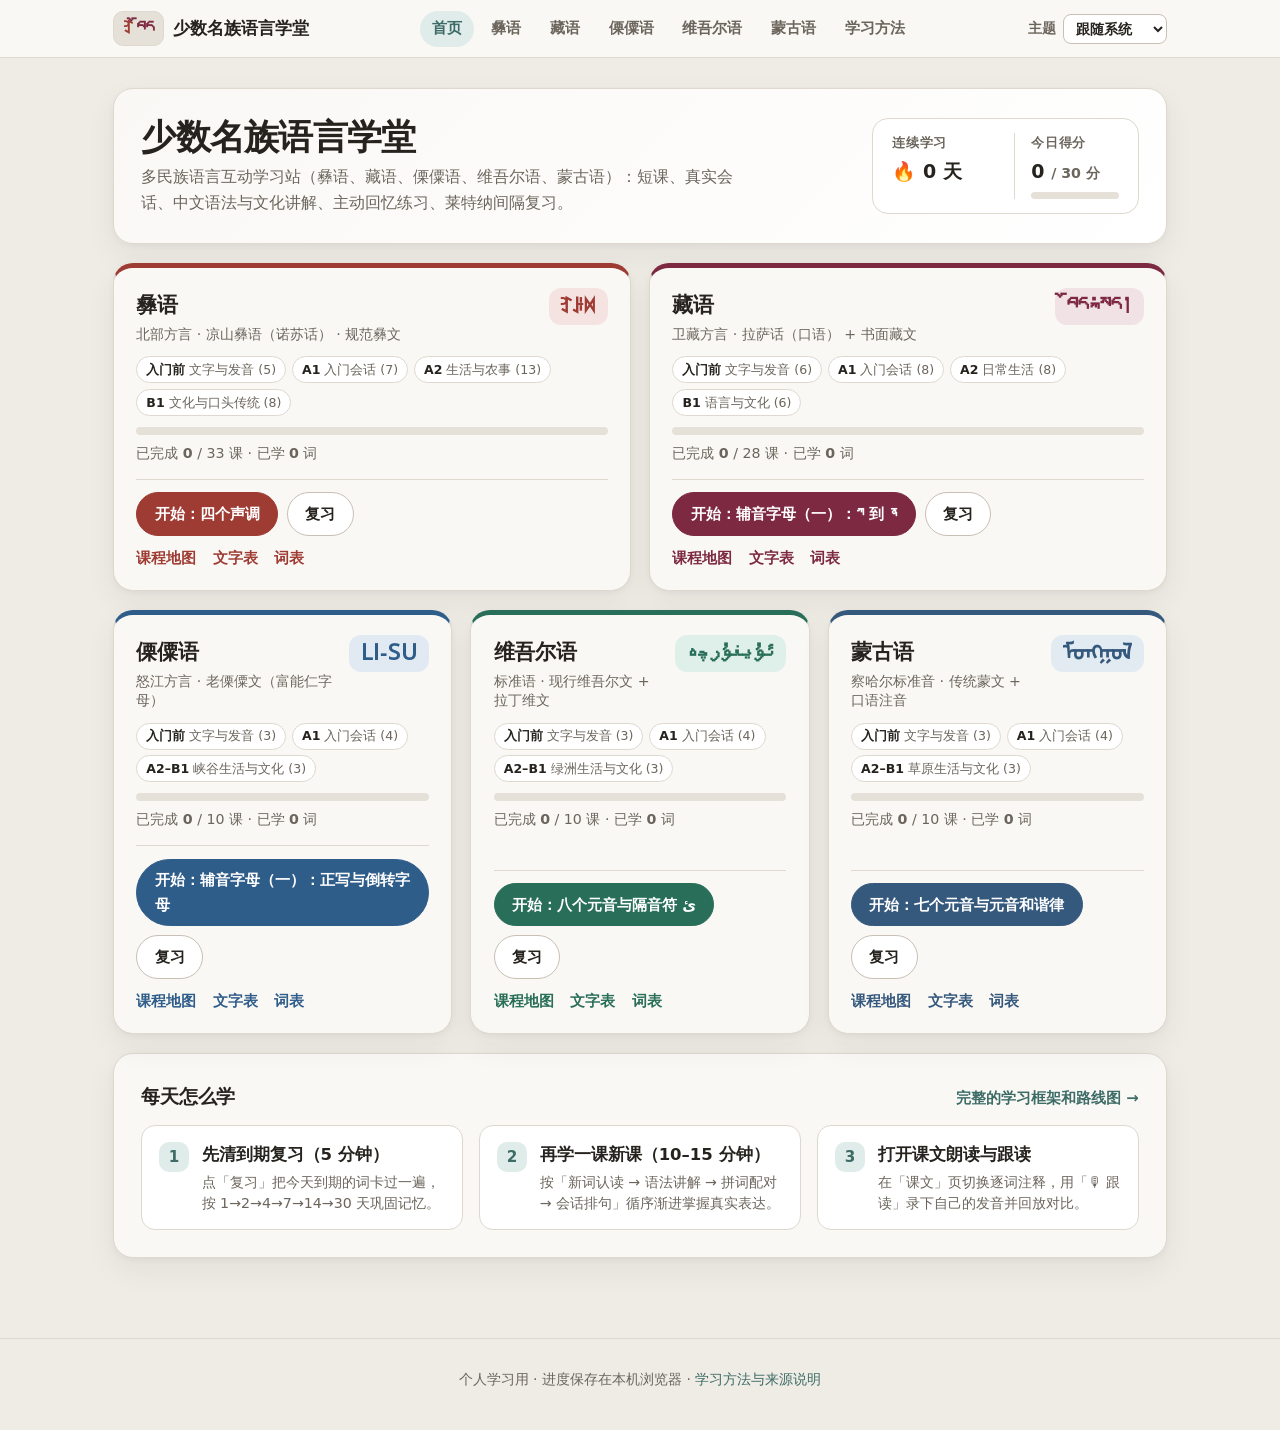
<file: index.html>
<!DOCTYPE html>
<html lang="zh-CN" data-theme="auto">
<head>
<meta charset="utf-8">
<meta name="viewport" content="width=device-width, initial-scale=1">
<meta name="robots" content="noindex, nofollow">
<title>少数名族语言学堂</title>
<link rel="icon" href="data:image/svg+xml,%3Csvg xmlns='http://www.w3.org/2000/svg' viewBox='0 0 64 64'%3E%3Crect width='64' height='64' rx='14' fill='%23b5362b'/%3E%3Cpath d='M32 64V0h18a14 14 0 0 1 14 14v36a14 14 0 0 1-14 14z' fill='%238a1c3c'/%3E%3Ccircle cx='32' cy='32' r='12' fill='%23e0a526'/%3E%3C/svg%3E">
<link rel="stylesheet" href="assets/css/style.css">
</head>
<body>
<div id="app"><noscript>这个网站需要启用 JavaScript。</noscript></div>

<!-- 顺序很重要：core 先定义 LX.addCourse 等函数，数据文件再注册课程，最后是练习和页面 -->
<script src="js/core.js"></script>
<script src="js/yi-syllables.js"></script>
<script src="data/yi/course.js"></script>
<script src="data/yi/phonology.js"></script>
<script src="data/yi/stage0.js"></script>
<script src="data/yi/stage1.js"></script>
<script src="data/yi/stage2.js"></script>
<script src="data/yi/stage3.js"></script>
<script src="data/bo/course.js"></script>
<script src="data/bo/alphabet.js"></script>
<script src="data/bo/slr158.js"></script>
<script src="data/bo/stage0.js"></script>
<script src="data/bo/stage1.js"></script>
<script src="data/bo/stage2.js"></script>
<script src="data/bo/stage3.js"></script>
<script src="data/lisu/course.js"></script>
<script src="data/lisu/alphabet.js"></script>
<script src="data/lisu/stage0.js"></script>
<script src="data/lisu/stage1.js"></script>
<script src="data/lisu/stage2.js"></script>
<script src="data/ug/course.js"></script>
<script src="data/ug/alphabet.js"></script>
<script src="data/ug/stage0.js"></script>
<script src="data/ug/stage1.js"></script>
<script src="data/ug/stage2.js"></script>
<script src="data/mn/course.js"></script>
<script src="data/mn/alphabet.js"></script>
<script src="data/mn/stage0.js"></script>
<script src="data/mn/stage1.js"></script>
<script src="data/mn/stage2.js"></script>
<script src="js/exercises.js"></script>
<script src="js/app.js"></script>
</body>
</html>
</file>
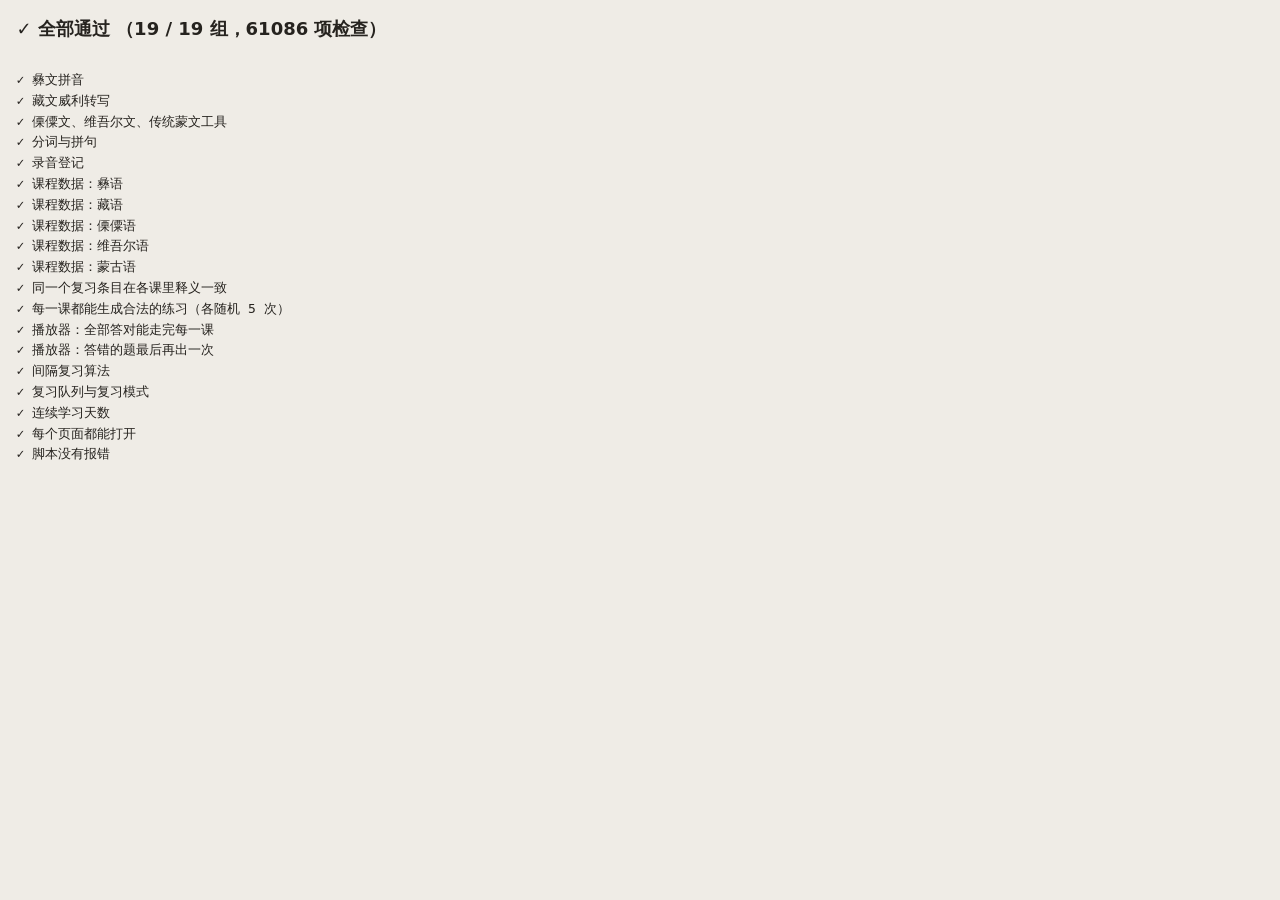
<file: tests.html>
<!DOCTYPE html>
<html lang="zh-CN" data-theme="auto">
<head>
<meta charset="utf-8">
<meta name="viewport" content="width=device-width, initial-scale=1">
<meta name="robots" content="noindex, nofollow">
<title>测试运行中…</title>
<link rel="stylesheet" href="assets/css/style.css">
<style>
  #out { white-space: pre-wrap; font-family: ui-monospace, Menlo, Consolas, monospace; font-size: 13px; padding: 1rem; }
  #summary { font: 600 18px system-ui, sans-serif; padding: 1rem 1rem 0; }
</style>
</head>
<body>
<!-- 数据校验与冒烟测试：用浏览器打开本页即可。不会读写你的真实学习进度。 -->
<div id="summary">测试运行中…</div>
<pre id="out"></pre>
<div id="app" hidden></div>
<div id="sandbox" hidden></div>
<script>
  window.__errors = [];
  window.addEventListener('error', function (e) { window.__errors.push(e.message + ' @ ' + (e.filename || '') + ':' + (e.lineno || '')); });
</script>
<script src="js/core.js"></script>
<script src="js/yi-syllables.js"></script>
<script src="data/yi/course.js"></script>
<script src="data/yi/phonology.js"></script>
<script src="data/yi/stage0.js"></script>
<script src="data/yi/stage1.js"></script>
<script src="data/yi/stage2.js"></script>
<script src="data/yi/stage3.js"></script>
<script src="data/bo/course.js"></script>
<script src="data/bo/alphabet.js"></script>
<script src="data/bo/slr158.js"></script>
<script src="data/bo/stage0.js"></script>
<script src="data/bo/stage1.js"></script>
<script src="data/bo/stage2.js"></script>
<script src="data/bo/stage3.js"></script>
<script src="data/lisu/course.js"></script>
<script src="data/lisu/alphabet.js"></script>
<script src="data/lisu/stage0.js"></script>
<script src="data/lisu/stage1.js"></script>
<script src="data/lisu/stage2.js"></script>
<script src="data/ug/course.js"></script>
<script src="data/ug/alphabet.js"></script>
<script src="data/ug/stage0.js"></script>
<script src="data/ug/stage1.js"></script>
<script src="data/ug/stage2.js"></script>
<script src="data/mn/course.js"></script>
<script src="data/mn/alphabet.js"></script>
<script src="data/mn/stage0.js"></script>
<script src="data/mn/stage1.js"></script>
<script src="data/mn/stage2.js"></script>
<script src="js/exercises.js"></script>
<script src="js/app.js"></script>
<script>
(function () {
  'use strict';
  var U = LX.util;
  var lines = [], fails = 0, checks = 0;
  function ok(cond, msg) { checks++; if (!cond) { fails++; lines.push('    ✗ ' + msg); } }
  function eq(a, b, msg) { ok(a === b, (msg ? msg + '：' : '') + '期望 ' + JSON.stringify(b) + '，实际 ' + JSON.stringify(a)); }
  function section(name, fn) {
    var before = fails, at = lines.length;
    try { fn(); } catch (e) { fails++; lines.push('    ✗ 异常：' + (e && e.stack || e)); }
    lines.splice(at, 0, (fails === before ? '✓ ' : '✗ ') + name);
  }

  /* 测试用的临时进度：不写 localStorage */
  LX.store.save = function () {};
  function fresh() {
    LX.store.data = { v: 1, lessons: {}, srs: {}, days: {}, settings: { roman: true, boRoman: 'p', goal: 30, theme: 'auto', big: false } };
  }
  fresh();

  var YI_PUNCT = ' ，。？！、；：（）';
  function tagBalance(h, where) {
    ['p', 'b', 'span', 'ul', 'ol', 'li', 'table', 'tr', 'td', 'th', 'small', 'div'].forEach(function (t) {
      var open = (h.match(new RegExp('<' + t + '(\\s|>)', 'g')) || []).length;
      var close = (h.match(new RegExp('</' + t + '>', 'g')) || []).length;
      ok(open === close, where + '：<' + t + '> 标签不成对（' + open + ' / ' + close + '）');
    });
  }

  /* ---------- 文字工具 ---------- */
  section('彝文拼音', function () {
    eq(Object.keys(LX.YI_SYLLABLES).length, 1165, '彝文字符数');
    eq(LX.yiPinyin('ꆏ ꇿ ꄉ ꇁ？'), 'ne kat da la?');
    eq(LX.yiPinyin('ꋬꂺꀕ'), 'zzyr muox w');
    eq(LX.yiPinyin('ꀉꁌ、 ꀊꂵ'), 'ax pu, a mat');
    var p = LX.yiParse('hxat');
    eq(p.ini + '|' + p.vow + '|' + p.tone, 'hx|a|t');
    p = LX.yiParse('nyuop');
    eq(p.ini + '|' + p.vow + '|' + p.tone, 'ny|uo|p');
    p = LX.yiParse('yr');
    eq(p.ini + '|' + p.vow + '|' + p.tone, '|yr|');
    eq(LX.yiFromPinyin('nga op rro bbo.'), 'ꉢꀒꎂꁧ。');
    var bad = Object.keys(LX.YI_SYLLABLES).filter(function (ch) { var py = LX.YI_SYLLABLES[ch]; return py !== 'w' && !LX.yiParse(py); });
    eq(bad.length, 0, '所有音节都能拆成声母+韵母+声调');
    var P = LX.YI_PHON, ser = [].concat.apply([], P.series.map(function (s) { return s.initials; }));
    eq(ser.length, 43, '声母分组');
    eq(new Set(ser).size, 43, '声母分组不重复');
    LX.YI_INITIALS.forEach(function (i) { ok(P.initials[i], '缺声母说明 ' + i); });
    ok(P.initials[''], '缺零声母说明');
    LX.YI_VOWELS.forEach(function (v) { ok(P.vowels[v], '缺韵母说明 ' + v); });
  });

  section('藏文威利转写', function () {
    var cases = {
      'བཀྲ་ཤིས་བདེ་ལེགས།': 'bkra shis bde legs/', 'ངའི': "nga'i", 'བུའི': "bu'i", 'དགའི': "dga'i",
      'གཡག': 'g.yag', 'གཡུ': 'g.yu', 'ལགས': 'lags', 'ནམས': 'nams', 'གངས': 'gangs', 'མཚན': 'mtshan',
      'བཀའ': "bka'", 'དགའ': "dga'", 'བསྒྲུབས': 'bsgrubs', 'འདུག': "'dug", 'ཨ': 'a', 'ཨི': 'i', 'འོ': "'o",
      'རྒྱ་མི': 'rgya mi', 'བརྒྱད': 'brgyad', 'དབུས': 'dbus', 'ཞྭ་མོ': 'zhwa mo', 'གནང': 'gnang', 'མངར': 'mngar',
      'ལྷ་ས': 'lha sa', 'ཁྱེད་རང་གི་': 'khyed rang gi', 'ཇ་ཞིམ་པོ་འདུག ཧ་ཅང་': "ja zhim po 'dug ha cang", '༡༢': '12',
      'ལགས་ཡིན། ང་བདེ་པོ་ཡིན།': 'lags yin/ nga bde po yin/'
    };
    Object.keys(cases).forEach(function (k) { eq(LX.boWylie(k), LX.normWylie(cases[k]), k); });
    eq(LX.boStack('ར', 'ཀ'), 'རྐ');
    eq(LX.boStack('ཀ', 'ཡ'), 'ཀྱ');
    eq(LX.boStack('ཀ', 'ཝ'), 'ཀྭ');
    eq(LX.boStack('ལ', 'ཧ'), 'ལྷ');
    var A = LX.BO_ALPHA, W = {};
    A.consonants.forEach(function (c) { W[c.s] = c.w.replace(/a$/, ''); });
    Object.keys(A.superscripts).forEach(function (t) {
      A.superscripts[t].forEach(function (b) { eq(LX.boWylie(LX.boStack(t, b)), W[t] + W[b] + 'a', '上加 ' + t + b); });
    });
    Object.keys(A.subscripts).forEach(function (s) {
      A.subscripts[s].forEach(function (b) { eq(LX.boWylie(LX.boStack(b, s)), W[b] + W[s] + 'a', '下加 ' + b + s); });
    });
    eq(A.consonants.length, 30, '辅音字母数');
    A.consonants.forEach(function (c) { eq(LX.boWylie(c.s), c.w, '字母 ' + c.s); });
    A.vowels.forEach(function (v) { eq(LX.boWylie(v.s), v.w, '元音 ' + v.s); });
  });

  section('傈僳文、维吾尔文、传统蒙文工具', function () {
    eq(LX.lisuRoman('ꓡꓲ-ꓢꓴ'), 'li-su');
    eq(LX.lisuFromRoman('li-su'), 'ꓡꓲꓢꓴ');
    eq(LX.ugULY('ياخشىمۇسىز'), 'yaxshimusiz');
    eq(LX.ugFromULY('yaxshimusiz'), 'ياخشىمۇسىز');
    eq(LX.mnWylie('ᠰᠠᠶᠢᠨ ᠪᠠᠶᠢᠨ᠎ᠠ'), 'sayin bayin-a');
    eq(LX.mnFromWylie('sayin'), 'ᠰᠠᠶᠢᠨ');
  });

  section('分词与拼句', function () {
    eq(LX.joinTokens('bo', ['ལགས་ཡིན།', 'ང་', 'བདེ་པོ་', 'ཡིན།']), 'ལགས་ཡིན། ང་བདེ་པོ་ཡིན།');
    eq(LX.joinTokens('bo', ['ཇ་', 'ཞིམ་པོ་', 'འདུག']), 'ཇ་ཞིམ་པོ་འདུག');
    eq(LX.joinTokens('yi', ['ꆏ', 'ꇿ', 'ꄉ', 'ꇁ？']), 'ꆏꇿꄉꇁ？');
    eq(LX.tileLabel('ཡིན།'), 'ཡིན');
    eq(LX.tileLabel('ཞིམ་པོ་'), 'ཞིམ་པོ');
    eq(LX.tileLabel('ꇁ？'), 'ꇁ');
    eq(LX.tokenTail('ꋬꂻꈨꅪ，'), '，');
    eq(LX.pieces('bo', 'བཀྲ་ཤིས་བདེ་ལེགས').join('|'), 'བཀྲ|ཤིས|བདེ|ལེགས');
    eq(LX.pieces('yi', 'ꋬꂻꈨꅪ').length, 4);
    eq(LX.pieces('lisu', 'ꓡꓲ-ꓢꓴ').length, 2);
    ok(LX.pieces('ug', 'ياخشىمۇسىز').length >= 2, '维吾尔文多音节词切分');
    ok(LX.pieces('mn', 'ᠰᠠᠶᠢᠨ').length >= 2, '蒙文多音节词切分');
  });

  section('录音登记', function () {
    var saved = LX.AUDIO;
    LX.AUDIO = {};
    LX.addAudio('bo', { 'བཀྲ་ཤིས་བདེ་ལེགས།': 'audio/bo/tashi.mp3', 'ཇ': 'audio/bo/ja.mp3' });
    LX.addAudio('yi', { 'ꆏ ꇿ ꄉ ꇁ？': 'audio/yi/1-1.mp3' });
    eq(LX.audioFor('bo', 'བཀྲ་ཤིས་ བདེ་ལེགས།'), 'audio/bo/tashi.mp3', '句子里有空格也能找到');
    eq(LX.audioFor('bo', 'ཇ་'), 'audio/bo/ja.mp3', '词后面带音节点也能找到');
    eq(LX.audioFor('yi', 'ꆏꇿꄉꇁ'), 'audio/yi/1-1.mp3', '不带标点也能找到');
    eq(LX.audioFor('yi', 'ꉢ'), null, '没登记的返回 null');
    LX.AUDIO = saved;
  });

  /* ---------- 课程数据 ---------- */
  function checkItem(cid, l, w) {
    var where = l.id + ' ' + w.s;
    ok(w.s && w.m, where + '：缺文字或释义');
    if (cid === 'yi') {
      ok(Array.from(LX.tileLabel(w.s)).every(function (ch) { return LX.YI_SYLLABLES[ch]; }), where + '：有不是规范彝文的字符');
    } else if (cid === 'bo') {
      ok(/^[ༀ-࿿]+$/.test(w.s), where + '：有藏文以外的字符');
      ok(w.w && w.p, where + '：缺威利转写或注音');
      eq(LX.boWylie(w.s), LX.normWylie(w.w), where + ' 的威利转写');
      if (w.ex) eq(LX.boWylie(w.ex.s), LX.normWylie(w.ex.w), where + ' 的例词 ' + w.ex.s);
    } else if (cid === 'lisu') {
      ok(/^[ꓐ-꓿-]+$/.test(w.s), where + '：有老傈僳文以外的字符');
      ok(LX.lisuRoman(w.s).length > 0, where + '：转写为空');
    } else if (cid === 'ug') {
      ok(/^[؀-ۿ\s\/-]+$/.test(w.s), where + '：有维吾尔文以外的字符');
      ok(LX.ugULY(w.s).length > 0, where + '：ULY 转写为空');
    } else if (cid === 'mn') {
      ok(/^[ᠠ-ᡷ᠎\u202F\s-]+$/.test(w.s), where + '：有传统蒙文以外的字符');
      ok(w.w && w.p, where + '：缺拉丁转写或口语注音');
      eq(LX.mnWylie(w.s), LX.normWylie(w.w), where + ' 的传统蒙文转写');
    }
  }

  function checkDialogue(cid, l) {
    var d = l.dialogue;
    ok(d.lines.length >= 4, l.id + '：会话太短');
    d.lines.forEach(function (line, i) {
      var where = l.id + ' 第 ' + (i + 1) + ' 句';
      ok(d.people && line.who in d.people, where + '：说话人 ' + line.who + ' 不在 people 里');
      ok(line.s && line.m, where + '：缺原文或翻译');
      var toks = LX.tokens(line);
      ok(line.g, where + '：缺逐词注释 g');
      if (line.g) eq(line.g.trim().split(/\s+/).length, toks.length, where + ' 的逐词注释个数');
      if (cid === 'yi') {
        ok(Array.from(line.s).every(function (ch) { return LX.YI_SYLLABLES[ch] || YI_PUNCT.indexOf(ch) >= 0; }), where + '：有不认识的字符');
      } else if (cid === 'bo') {
        ok(/^[ༀ-࿿ ]+$/.test(line.s), where + '：有藏文以外的字符');
        eq(LX.boWylie(line.s), LX.normWylie(line.w), where + ' 的威利转写');
        eq(String(line.p).trim().split(/\s+/).length, toks.length, where + ' 的注音分段数');
      } else if (cid === 'lisu') {
        ok(/^[ꓐ-꓿\s，。？！、-]+$/.test(line.s), where + '：有老傈僳文以外的字符');
      } else if (cid === 'ug') {
        ok(/^[؀-ۿ\s,.?!:;！，。？！\-]+$/.test(line.s), where + '：有维吾尔文以外的字符');
      } else if (cid === 'mn') {
        ok(/^[ᠠ-ᡷ᠎\u202F᠂᠃\s-]+$/.test(line.s), where + '：有传统蒙文以外的字符');
        eq(LX.mnWylie(line.s), LX.normWylie(line.w), where + ' 的蒙文转写');
        eq(String(line.p).trim().split(/\s+/).length, toks.length, where + ' 的注音分段数');
      }
    });
  }

  LX.courseOrder.forEach(function (cid) {
    section('课程数据：' + LX.courses[cid].name, function () {
      var c = LX.courses[cid], ids = {};
      ok(c.lessons.length >= 10, '课太少');
      c.stages.forEach(function (stg) {
        ok(!stg.planned || stg.planned.length === 0, cid + ' ' + stg.id + ' 仍有未实现的「规划中」空壳课');
        ok(stg.lessons.length > 0, cid + ' ' + stg.id + ' 阶段没有课程');
      });
      c.lessons.forEach(function (l) {
        ok(!ids[l.id], '课 id 重复：' + l.id);
        ids[l.id] = 1;
        ok(l.title && l.goal && l.minutes, l.id + '：缺标题、目标或时长');
        ok((l.words || []).length >= 4, l.id + '：词太少');
        ok(l.kind === 'script' || l.dialogue, l.id + '：会话课缺会话');
        (l.words || []).forEach(function (w) { checkItem(cid, l, w); });
        if (l.dialogue) checkDialogue(cid, l);
        (l.tips || []).forEach(function (t) {
          var h = typeof t.html === 'function' ? t.html() : t.html;
          ok(typeof h === 'string' && h.length > 20, l.id + '：讲解为空 ' + t.title);
          ok(['start', 'mid', 'end'].indexOf(t.at) >= 0, l.id + '：讲解位置 at 不对 ' + t.title);
          ok(['pron', 'grammar', 'culture'].indexOf(t.kind) >= 0, l.id + '：讲解类型 kind 不对 ' + t.title);
          tagBalance(h, l.id + '「' + t.title + '」');
        });
        (l.exercises || []).forEach(function (ex, i) {
          ok(ex.type === 'choice', l.id + ' 练习 ' + i + '：未知题型');
          ok(ex.answer >= 0 && ex.answer < ex.options.length, l.id + ' 练习 ' + i + '：答案超出范围');
          eq(new Set(ex.options).size, ex.options.length, l.id + ' 练习 ' + i + ' 选项不重复');
        });
      });
    });
  });

  section('同一个复习条目在各课里释义一致', function () {
    LX.courseOrder.forEach(function (cid) {
      var seen = {};
      LX.courses[cid].lessons.forEach(function (l) {
        (l.words || []).forEach(function (w) {
          var k = LX.itemKey(cid, w);
          if (k in seen) eq(w.m, seen[k], k + ' 在 ' + l.id + ' 的释义');
          else seen[k] = w.m;
        });
      });
    });
  });

  /* ---------- 练习队列 ---------- */
  function validateStep(cid, lid, s, i) {
    var where = lid + ' 第 ' + (i + 1) + ' 步';
    ok(s && s.kind, where + '：空步骤');
    if (!s) return;
    switch (s.kind) {
      case 'mc':
        ok(s.options.length >= 2, where + '：选项太少');
        eq(s.options.filter(function (o) { return o.correct; }).length, 1, where + ' 正确选项个数');
        eq(new Set(s.options.map(function (o) { return o.html; })).size, s.options.length, where + ' 选项不重复');
        break;
      case 'fill':
        eq(s.options.filter(function (o) { return o.correct; }).length, 1, where + ' 正确选项个数');
        eq(new Set(s.options.map(function (o) { return o.label; })).size, s.options.length, where + ' 选项不重复');
        break;
      case 'build':
        ok(s.target.length >= 2, where + '：拼的块太少');
        var bank = s.tiles.slice();
        s.target.forEach(function (t) { var j = bank.indexOf(t); ok(j >= 0, where + '：缺卡片 ' + t); if (j >= 0) bank.splice(j, 1); });
        break;
      case 'match':
        ok(s.pairs.length >= 3, where + '：配对太少');
        eq(new Set(s.pairs.map(function (p) { return p.b; })).size, s.pairs.length, where + ' 配对右边不重复');
        break;
      case 'type':
        ok(s.answers[0], where + '：没有答案');
        break;
      case 'tip': case 'intro': case 'dialogue': break;
      default: ok(false, where + '：未知题型 ' + s.kind);
    }
  }

  section('每一课都能生成合法的练习（各随机 5 次）', function () {
    LX.courseOrder.forEach(function (cid) {
      LX.courses[cid].lessons.forEach(function (l) {
        for (var r = 0; r < 5; r++) {
          var steps = LX.buildLesson(cid, l);
          ok(steps.length >= 10, l.id + '：步骤太少');
          steps.forEach(function (s, i) { validateStep(cid, l.id, s, i); });
        }
      });
    });
  });

  /* ---------- 播放器：模拟点击 ---------- */
  var box = document.getElementById('sandbox');
  function answerCurrent(p, right) {
    var st = p.cur, root = p.root;
    function go() { root.querySelector('.p-go').click(); }
    switch (st.kind) {
      case 'mc':
      case 'fill': {
        var idx = st.options.findIndex(function (o) { return right ? o.correct : !o.correct; });
        root.querySelector('.opt[data-i="' + idx + '"]').click();
        go();
        break;
      }
      case 'build': {
        var order = right ? st.target : st.target.slice(1).concat(st.target[0]);
        order.forEach(function (t) {
          var btns = root.querySelectorAll('.build-bank .tile');
          for (var i = 0; i < btns.length; i++) {
            if (!btns[i].classList.contains('used') && btns[i].textContent === t) { btns[i].click(); break; }
          }
        });
        go(); go();
        break;
      }
      case 'type': {
        var inp = root.querySelector('.type-in');
        inp.value = right ? st.answers[0] : 'zzz';
        inp.dispatchEvent(new Event('input'));
        go(); go();
        break;
      }
      case 'match':
        st.pairs.forEach(function (pr, i) {
          root.querySelector('.mt[data-side="a"][data-i="' + i + '"]').click();
          root.querySelector('.mt[data-side="b"][data-i="' + i + '"]').click();
        });
        go();
        break;
      default: go();
    }
  }

  section('播放器：全部答对能走完每一课', function () {
    fresh();
    LX.courseOrder.forEach(function (cid) {
      document.body.dataset.course = cid;
      LX.courses[cid].lessons.forEach(function (l) {
        var finished = null, guard = 0;
        var p = new LX.Player(box, { cid: cid, steps: LX.buildLesson(cid, l), onFinish: function (r) { finished = r; } });
        p.start(0);
        while (!finished && guard++ < 600) answerCurrent(p, true);
        ok(finished, l.id + '：没有走完');
        if (finished) {
          eq(finished.correct, finished.graded, l.id + ' 全对时的得分');
          ok(finished.graded >= 8, l.id + '：计分题只有 ' + finished.graded + ' 道');
        }
      });
    });
  });

  section('播放器：答错的题最后再出一次', function () {
    fresh();
    document.body.dataset.course = 'bo';
    var l = LX.getLesson('bo', 'b1-3'), finished = null, guard = 0;
    var p = new LX.Player(box, { cid: 'bo', steps: LX.buildLesson('bo', l), onFinish: function (r) { finished = r; } });
    p.start(0);
    var n0 = p.steps.length;
    while (p.cur.kind !== 'build' && guard++ < 100) answerCurrent(p, true);
    eq(p.cur.kind, 'build', '找到一道排序题');
    answerCurrent(p, false);
    while (p.cur.kind !== 'mc' && guard++ < 200) answerCurrent(p, true);
    answerCurrent(p, false);
    eq(p.steps.length, n0 + 2, '答错两题后队列多两步');
    while (!finished && guard++ < 600) answerCurrent(p, true);
    ok(finished, '没有走完');
    if (finished) eq(finished.graded - finished.correct, 2, '错两题');
  });

  /* ---------- 复习 ---------- */
  section('间隔复习算法', function () {
    fresh();
    var t0 = new Date(2026, 0, 10, 15, 0).getTime(), k = 'test:x';
    var expect = ['2026-01-11', '2026-01-12', '2026-01-14', '2026-01-17', '2026-01-24', '2026-02-09', '2026-03-11'];
    expect.forEach(function (day, i) {
      var r = LX.srs.grade(k, true, t0);
      eq(r.box, Math.min(6, i + 1), '第 ' + (i + 1) + ' 次答对后的盒子');
      eq(U.dayKey(r.due), day, '第 ' + (i + 1) + ' 次答对后的到期日');
    });
    var r = LX.srs.grade(k, false, t0);
    eq(r.box, 1, '答错回到盒子 1');
    eq(r.due, t0 + 10 * 60 * 1000, '答错 10 分钟后再复习');
    LX.srs.learn('test:y');
    eq(LX.srs.get('test:y').box, 1, '新词进盒子 1');
    eq(U.dayKey(LX.srs.get('test:y').due), U.dayKey(U.addDays(Date.now(), 1)), '新词明天复习');
    eq(LX.srs.get('test:y').due, U.startOfDay(LX.srs.get('test:y').due), '到期时间是当天零点');
  });

  section('复习队列与复习模式', function () {
    LX.courseOrder.forEach(function (cid) {
      fresh();
      document.body.dataset.course = cid;
      var items = LX.allItems(cid);
      items.forEach(function (x, i) { LX.srs.learn(x.key); var r = LX.srs.get(x.key); r.box = 1 + (i % 6); r.due = 0; });
      var due = LX.srs.dueItems(cid);
      eq(due.length, items.length, cid + ' 到期条目数');
      var steps = LX.buildReview(cid, due);
      eq(steps.length, due.length, cid + ' 复习题数');
      steps.forEach(function (s, i) { validateStep(cid, cid + '复习', s, i); });
      var finished = null, guard = 0;
      var p = new LX.Player(box, { cid: cid, steps: steps, mode: 'review', onFinish: function (r) { finished = r; } });
      p.start(0);
      while (!finished && guard++ < 3000) answerCurrent(p, true);
      ok(finished, cid + ' 复习没有走完');
      var wrongBox = items.filter(function (x, i) { return LX.srs.get(x.key).box !== Math.min(6, 2 + (i % 6)); });
      eq(wrongBox.length, 0, cid + ' 全对后每个词升一格');
      eq(LX.srs.counts(cid).due, 0, cid + ' 复习后不再到期');
    });
  });

  section('连续学习天数', function () {
    fresh();
    var d = LX.store.data.days;
    d[U.dayKey(U.addDays(Date.now(), -1))] = { xp: 5 };
    d[U.dayKey(U.addDays(Date.now(), -2))] = { xp: 3 };
    d[U.dayKey(U.addDays(Date.now(), -4))] = { xp: 3 };
    eq(LX.store.streak(), 2, '今天还没学，从昨天往前数');
    d[U.today()] = { xp: 1 };
    eq(LX.store.streak(), 3, '今天学了');
  });

  /* ---------- 页面 ---------- */
  section('每个页面都能打开', function () {
    fresh();
    LX.srs.learn('yi:ꉢ');
    var app = document.getElementById('app');
    var routes = {
      '#/': '少数名族语言学堂', '#/course/yi': '生活与农事', '#/course/bo': '语言与文化',
      '#/course/lisu': '傈僳语', '#/course/ug': '维吾尔语', '#/course/mn': '蒙古语',
      '#/lesson/yi/y2-1': '去干活', '#/lesson/bo/b2-1': '时间与日期',
      '#/text/bo/b1-3': 'ཁྱེད་རང', '#/text/yi/y1-5': 'ꄓꎸ',
      '#/script/yi': '音节表', '#/script/yi?tone=p': 'ꋍ', '#/script/bo': '叠字',
      '#/script/lisu': '富能仁字母', '#/script/ug': '32 个字母', '#/script/mn': '胡都木蒙文',
      '#/words/yi': 'ꉢ', '#/words/bo': 'བཀྲ་ཤིས', '#/words/lisu': 'ꓡꓲ-ꓢꓴ', '#/words/ug': 'ئۇيغۇر', '#/words/mn': 'ᠰᠠᠶᠢᠨ',
      '#/method': '间隔复习', '#/settings': '进度备份', '#/review/bo': '没有要复习',
      '#/play/yi/y0-1': 'p-bar', '#/play/bo/b1-2?step=3': '3 / ', '#/nowhere': '找不到'
    };
    Object.keys(routes).forEach(function (h) {
      location.hash = h;
      window.dispatchEvent(new HashChangeEvent('hashchange'));
      ok(app.innerHTML.indexOf(routes[h]) >= 0, h + ' 页面里应该有「' + routes[h] + '」');
    });
    location.hash = '#/';
  });

  section('脚本没有报错', function () {
    eq(window.__errors.length, 0, window.__errors.join('\n'));
  });

  var total = lines.filter(function (x) { return /^[✓✗]/.test(x); }).length;
  var failed = lines.filter(function (x) { return /^✗/.test(x); }).length;
  document.getElementById('summary').textContent = (fails ? '✗ 失败 ' : '✓ 全部通过 ') + '（' + (total - failed) + ' / ' + total + ' 组，' + checks + ' 项检查' + (fails ? '，' + fails + ' 项失败' : '') + '）';
  document.getElementById('out').textContent = lines.join('\n');
  document.title = fails ? 'FAIL ' + fails : 'PASS ' + checks;
})();
</script>
</body>
</html>
</file>
<file: assets/css/style.css>
/* 少数名族语言学堂 · 视觉与排版样式
   1. 界面中英文与数字统一使用清晰现代的无衬线字体（PingFang SC / SF Pro / Inter），避免被民族文字的 size-adjust 干扰；
   2. 五种民族文字（.yi / .bo / .lisu / .ug / .mn）各自绑定专用 Web 字体与本地字体文件，保证字形端正清晰；
   3. 首页采用 6 栏 Bento 网格（上 2 下 3），课程地图采用双栏课时网格，练习器垂直居中，消除空白失衡。 */

@font-face {
  font-family: "YiWeb";
  src: url("../fonts/NotoSansYi-Yi.woff2") format("woff2"), local("Noto Sans Yi"), local("NotoSansYi-Regular");
  unicode-range: U+A000-A4CF;
  font-display: swap;
}
@font-face {
  font-family: "BoWeb";
  src: local("Kailasa"), local("Noto Serif Tibetan"), local("NotoSerifTibetan-Regular"), local("Microsoft Himalaya"),
    local("Jomolhari"), local("Noto Sans Tibetan");
  unicode-range: U+0F00-0FFF;
  font-display: swap;
}
@font-face {
  font-family: "LisuWeb";
  src: url("../fonts/NotoSansLisu-Regular.ttf") format("truetype"), local("Noto Sans Lisu"), local("NotoSansLisu-Regular");
  unicode-range: U+A4D0-A4FF;
  font-display: swap;
}
@font-face {
  font-family: "UgWeb";
  src: local("Geeza Pro"), local("GeezaPro"), local("Damascus"), local("Noto Naskh Arabic"), local("Microsoft Uighur");
  unicode-range: U+0600-06FF, U+FB50-FDFF, U+FE70-FEFF;
  font-display: swap;
}
@font-face {
  font-family: "MnWeb";
  src: url("../fonts/NotoSansMongolian-Regular.ttf") format("truetype"), local("Noto Sans Mongolian"), local("NotoSansMongolian-Regular"), local("Mongolian Baiti");
  unicode-range: U+1800-18AF;
  font-display: swap;
}

:root {
  --bg: #efece6;
  --fg: #26231f;
  --muted: #6b655c;
  --card: #faf8f5;
  --card-solid: #ffffff;
  --line: #ded8ce;
  --line-strong: #c8c0b4;
  --soft: #e6e1d8;
  --accent: #3d6b66;
  --accent-soft: #e0ecea;
  --accent2: #c88d28;
  --ok: #3a7550;
  --ok-bg: #e2f0e6;
  --bad: #a83830;
  --bad-bg: #f9e4e1;
  --high: #f7ebd2;
  --low: #e1eaf4;
  --radius: 20px;
  --shadow: 0 2px 6px rgba(38, 35, 31, .04), 0 12px 32px rgba(38, 35, 31, .06);
  --font: -apple-system, BlinkMacSystemFont, "SF Pro Text", "Inter", "PingFang SC", "Hiragino Sans GB", "Microsoft YaHei", "Noto Sans SC", system-ui, sans-serif;
  --font-rom: -apple-system, BlinkMacSystemFont, "SF Pro Text", "Inter", "Segoe UI", system-ui, sans-serif;
  color-scheme: light;
}

body[data-course="yi"]   { --accent: #9e3b32; --accent-soft: #f4e3e1; --accent2: #c99322; }
body[data-course="bo"]   { --accent: #7d2941; --accent-soft: #f1e2e6; --accent2: #cf9627; }
body[data-course="lisu"] { --accent: #2f5d8a; --accent-soft: #e1eaf3; --accent2: #3d8c62; }
body[data-course="ug"]   { --accent: #286e58; --accent-soft: #dff0ea; --accent2: #c68f26; }
body[data-course="mn"]   { --accent: #35597d; --accent-soft: #e2eaf2; --accent2: #c96f28; }

@media (prefers-color-scheme: dark) {
  :root[data-theme="auto"] {
    --bg: #1a1917; --fg: #ece7df; --muted: #a69f94; --card: #24221f; --card-solid: #2b2925;
    --line: #383530; --line-strong: #4d4841; --soft: #302d29;
    --accent: #7ab5ae; --accent-soft: #263634; --accent2: #dfb052;
    --ok: #78c494; --ok-bg: #213629; --bad: #ea8b82; --bad-bg: #3b2321;
    --high: #42351c; --low: #223142;
    --shadow: 0 10px 28px rgba(0, 0, 0, .28); color-scheme: dark;
  }
  :root[data-theme="auto"] body[data-course="yi"]   { --accent: #e07a70; --accent-soft: #3a2624; }
  :root[data-theme="auto"] body[data-course="bo"]   { --accent: #d97593; --accent-soft: #38242b; }
  :root[data-theme="auto"] body[data-course="lisu"] { --accent: #7aaae0; --accent-soft: #23303f; }
  :root[data-theme="auto"] body[data-course="ug"]   { --accent: #68bfa3; --accent-soft: #21362f; }
  :root[data-theme="auto"] body[data-course="mn"]   { --accent: #7da6d4; --accent-soft: #24303e; }
}
:root[data-theme="dark"] {
  --bg: #1a1917; --fg: #ece7df; --muted: #a69f94; --card: #24221f; --card-solid: #2b2925;
  --line: #383530; --line-strong: #4d4841; --soft: #302d29;
  --accent: #7ab5ae; --accent-soft: #263634; --accent2: #dfb052;
  --ok: #78c494; --ok-bg: #213629; --bad: #ea8b82; --bad-bg: #3b2321;
  --high: #42351c; --low: #223142;
  --shadow: 0 10px 28px rgba(0, 0, 0, .28); color-scheme: dark;
}
:root[data-theme="dark"] body[data-course="yi"]   { --accent: #e07a70; --accent-soft: #3a2624; }
:root[data-theme="dark"] body[data-course="bo"]   { --accent: #d97593; --accent-soft: #38242b; }
:root[data-theme="dark"] body[data-course="lisu"] { --accent: #7aaae0; --accent-soft: #23303f; }
:root[data-theme="dark"] body[data-course="ug"]   { --accent: #68bfa3; --accent-soft: #21362f; }
:root[data-theme="dark"] body[data-course="mn"]   { --accent: #7da6d4; --accent-soft: #24303e; }

* { box-sizing: border-box; }
html { font-size: 16.5px; -webkit-text-size-adjust: 100%; -webkit-font-smoothing: antialiased; }
html.big { font-size: 19px; }
body { margin: 0; min-height: 100vh; display: flex; flex-direction: column; background: var(--bg); color: var(--fg); font-family: var(--font); line-height: 1.6; }
#app { flex: 1; display: flex; flex-direction: column; }
a { color: var(--accent); text-decoration: none; }
a:hover { text-decoration: underline; }
h1 { font-size: clamp(1.45rem, 2.5vw, 1.85rem); font-weight: 800; letter-spacing: -.02em; margin: .2em 0 .35em; line-height: 1.25; }
h2 { font-size: 1.18rem; font-weight: 750; letter-spacing: -.01em; margin: .15em 0 .55em; }
h3 { font-size: 1.02rem; font-weight: 700; margin: .6em 0 .3em; }
p { margin: .45em 0; }
code { background: var(--soft); padding: .1em .4em; border-radius: 6px; font-size: .9em; }
.muted { color: var(--muted); }
small { color: var(--muted); font-size: .86rem; }
[hidden] { display: none !important; }

/* 民族文字与注音排版 */
.yi { font-family: "YiWeb", "Noto Sans Yi", "Microsoft Yi Baiti", sans-serif; font-size: 1.18em; line-height: 1.45; }
.bo { font-family: "BoWeb", "Kailasa", "Noto Serif Tibetan", "Microsoft Himalaya", "Jomolhari", sans-serif; font-size: 1.28em; line-height: 1.75; }
.lisu { font-family: "LisuWeb", "Noto Sans Lisu", "Lisu Unicode", sans-serif; font-size: 1.12em; letter-spacing: .03em; line-height: 1.45; }
.ug { font-family: "UgWeb", "Geeza Pro", "Damascus", "Noto Naskh Arabic", sans-serif; font-size: 1.28em; line-height: 1.7; direction: rtl; unicode-bidi: isolate; }
.mn { font-family: "MnWeb", "Noto Sans Mongolian", "Mongolian Baiti", sans-serif; font-size: 1.22em; line-height: 1.6; }

.big { font-size: 1.95em; line-height: 1.45; }
.bo.big, .ug.big, .mn.big { font-size: 2.15em; }
.huge { font-size: 3.6rem; line-height: 1.3; }
.bo.huge, .ug.huge, .mn.huge { font-size: 3.9rem; line-height: 1.45; }

.rom, .rom-inline { color: var(--muted); font-family: var(--font-rom); font-size: .94rem; font-weight: 500; letter-spacing: .01em; }
.rom-big { font-family: var(--font-rom); font-size: 1.55rem; font-weight: 700; color: var(--accent); }

/* 顶栏与主容器 */
.top { background: var(--card); border-bottom: 1px solid var(--line); position: sticky; top: 0; z-index: 10; backdrop-filter: blur(10px); }
.top-inner { max-width: 1120px; margin: 0 auto; padding: .65rem clamp(1rem, 3vw, 2rem); display: flex; align-items: center; justify-content: space-between; gap: 1rem; flex-wrap: wrap; }
.brand { display: inline-flex; align-items: center; gap: .55rem; font-weight: 800; font-size: 1.05rem; color: var(--fg); text-decoration: none !important; white-space: nowrap; }
.brand-mark { display: inline-flex; align-items: center; gap: .2rem; padding: .2rem .55rem; border-radius: 10px; background: var(--soft); border: 1px solid var(--line); }
.brand .yi { color: #9e3b32; font-size: 1.05em; }
.brand .bo { color: #7d2941; font-size: 1.05em; line-height: 1.2; }
.top nav { display: flex; gap: .25rem; flex-wrap: wrap; align-items: center; }
.top nav a { text-decoration: none; color: var(--muted); font-size: .92rem; font-weight: 600; padding: .35rem .75rem; border-radius: 999px; transition: background .15s, color .15s; }
.top nav a:hover { background: var(--soft); color: var(--fg); text-decoration: none; }
.top nav a.on { background: var(--accent-soft); color: var(--accent); font-weight: 750; }

.wrap { width: 100%; max-width: 1120px; margin: 0 auto; padding: clamp(1.1rem, 2.5vw, 1.8rem) clamp(1rem, 3vw, 2rem); flex: 1; }
.foot { text-align: center; color: var(--muted); font-size: .85rem; padding: 1.8rem 1rem 2.4rem; border-top: 1px solid var(--line); margin-top: 2rem; }
.card { background: var(--card); border: 1px solid var(--line); border-radius: var(--radius); padding: clamp(1.15rem, 2.2vw, 1.65rem); margin: 1rem 0; box-shadow: var(--shadow); }

/* 按钮 */
.btn { display: inline-flex; align-items: center; justify-content: center; gap: .35em; padding: .52rem 1.05rem; border-radius: 999px; border: 1px solid var(--line-strong); background: var(--card-solid); color: var(--fg); font: inherit; font-size: .92rem; font-weight: 650; text-decoration: none !important; cursor: pointer; transition: transform .12s ease, border-color .15s ease, background .15s ease; }
.btn:hover:not(:disabled) { border-color: var(--accent); color: var(--accent); transform: translateY(-1px); }
.btn.primary { background: var(--accent); border-color: var(--accent); color: #fff !important; font-weight: 700; }
.btn.primary:hover:not(:disabled) { filter: brightness(1.06); }
.btn.primary:disabled { opacity: .45; cursor: default; transform: none; }
.btn.big { padding: .7rem 1.5rem; font-size: 1.02rem; }
.btn.due { border-color: var(--accent2); background: var(--high); color: var(--fg); }
.btn.danger { color: var(--bad); border-color: var(--bad); }
.mini-btn { font: inherit; font-size: .82rem; font-weight: 600; border: 1px solid var(--line-strong); background: var(--card-solid); color: var(--muted); border-radius: 999px; padding: .2rem .68rem; cursor: pointer; white-space: nowrap; }
.mini-btn:hover { border-color: var(--accent); color: var(--accent); }
.mini-btn.on { background: var(--bad); color: #fff; border-color: var(--bad); }
.reference-audio { margin-top: 1rem; }
.reference-head { display: flex; align-items: flex-start; justify-content: space-between; gap: 1rem; }
.reference-head h2 { margin-top: 0; }
.reference-list { display: grid; gap: .7rem; }
.reference-track { display: grid; grid-template-columns: minmax(0, 1fr) auto auto; gap: .75rem; align-items: center; padding: .8rem; background: var(--card-solid); border: 1px solid var(--line); border-radius: 12px; }
.reference-copy { display: flex; flex-direction: column; gap: .12rem; }
.reference-copy strong { font-size: 1.2rem; }
.reference-track audio { width: min(280px, 42vw); max-width: 100%; }
.reference-actions { display: flex; gap: .4rem; }
@media (max-width: 700px) {
  .reference-track { grid-template-columns: 1fr; }
  .reference-track audio { width: 100%; }
  .reference-actions { justify-content: flex-start; }
}
.cc-actions { display: flex; flex-wrap: wrap; gap: .55rem; margin: .75rem 0 0; align-items: center; }

/* 首页 Hero 与 6 栏 Bento 课程网格 */
.hero { display: flex; align-items: center; justify-content: space-between; gap: 1.5rem; margin-top: 0; background: linear-gradient(135deg, var(--card) 0%, var(--card-solid) 100%); }
.hero-copy { flex: 1; min-width: 260px; }
.hero-copy h1 { margin-top: 0; margin-bottom: .3rem; font-size: clamp(1.6rem, 3vw, 2.1rem); }
.hero-copy p { margin: 0; color: var(--muted); font-size: .98rem; max-width: 58ch; }
.stats-box { display: flex; gap: 1rem; flex-wrap: wrap; background: var(--card-solid); border: 1px solid var(--line); border-radius: 16px; padding: .85rem 1.15rem; flex: none; }
.stat-item { display: flex; flex-direction: column; gap: .15rem; min-width: 105px; }
.stat-item + .stat-item { padding-left: 1rem; border-left: 1px solid var(--line); }
.stat-label { font-size: .76rem; font-weight: 700; color: var(--muted); text-transform: uppercase; letter-spacing: .05em; }
.stat-val { font-size: 1.15rem; font-weight: 800; color: var(--fg); }
.goalbar { width: 100%; height: 7px; background: var(--soft); border-radius: 99px; overflow: hidden; margin-top: .2rem; }
.goalbar i { display: block; height: 100%; background: var(--accent2); border-radius: 99px; }
.theme-control { display: flex; align-items: center; gap: .45rem; color: var(--muted); font-size: .82rem; font-weight: 700; white-space: nowrap; }
.theme-control select { min-width: 6.3rem; padding: .3rem .5rem; border: 1px solid var(--line-strong); border-radius: 8px; background: var(--card-solid); color: var(--fg); font: inherit; }

.courses { display: grid; grid-template-columns: repeat(6, minmax(0, 1fr)); gap: 1.1rem; margin: 1.1rem 0; }
.course-card {
  grid-column: span 2;
  background: var(--card);
  border: 1px solid var(--line);
  border-radius: var(--radius);
  padding: 1.25rem 1.35rem;
  box-shadow: var(--shadow);
  border-top: 5px solid #9e3b32;
  display: flex;
  flex-direction: column;
  justify-content: space-between;
  gap: .9rem;
  transition: transform .16s ease, box-shadow .16s ease;
}
.course-card.course-major { grid-column: span 3; }
.course-card:hover { transform: translateY(-2px); }

.course-card[data-course="yi"]   { border-top-color: #9e3b32; --accent: #9e3b32; --accent-soft: #f4e3e1; }
.course-card[data-course="bo"]   { border-top-color: #7d2941; --accent: #7d2941; --accent-soft: #f1e2e6; }
.course-card[data-course="lisu"] { border-top-color: #2f5d8a; --accent: #2f5d8a; --accent-soft: #e1eaf3; }
.course-card[data-course="ug"]   { border-top-color: #286e58; --accent: #286e58; --accent-soft: #dff0ea; }
.course-card[data-course="mn"]   { border-top-color: #35597d; --accent: #35597d; --accent-soft: #e2eaf2; }

.cc-head { display: flex; align-items: flex-start; justify-content: space-between; gap: .75rem; }
.cc-title { min-width: 0; flex: 1; }
.cc-title h2 { margin: 0 0 .15rem; font-size: 1.3rem; }
.cc-var { display: block; line-height: 1.35; color: var(--muted); }
.endonym {
  flex: none;
  display: inline-flex;
  align-items: center;
  justify-content: center;
  padding: .25rem .7rem;
  border-radius: 12px;
  background: var(--accent-soft);
  color: var(--accent);
  font-size: 1.35rem;
  font-weight: 600;
  line-height: 1.3;
  white-space: nowrap;
}
.stg-pills { display: flex; flex-wrap: wrap; gap: .35rem; margin: .75rem 0 .65rem; }
.stg-pill { font-size: .76rem; background: var(--card-solid); border: 1px solid var(--line); color: var(--muted); padding: .15rem .55rem; border-radius: 999px; }
.stg-pill b { color: var(--fg); }

.progress { height: 8px; background: var(--soft); border-radius: 99px; overflow: hidden; margin: .4rem 0; }
.progress i { display: block; height: 100%; background: var(--accent); border-radius: 99px; transition: width .3s ease; }
.cc-meta { margin: .25rem 0 0; font-size: .86rem; }
.cc-bottom { border-top: 1px solid var(--line); padding-top: .75rem; display: flex; flex-direction: column; gap: .65rem; }
.cc-bottom .cc-actions { margin-top: 0; }
.cc-links { display: flex; gap: 1rem; font-size: .88rem; font-weight: 650; }

/* 每天怎么学 3 栏卡片 */
.how-head { display: flex; align-items: baseline; justify-content: space-between; gap: 1rem; flex-wrap: wrap; margin-bottom: .8rem; }
.how-head h2 { margin: 0; }
.how-more { font-size: .9rem; font-weight: 650; }
.how-grid { display: grid; grid-template-columns: repeat(3, minmax(0, 1fr)); gap: 1rem; }
.how-step { display: flex; align-items: flex-start; gap: .75rem; padding: .95rem 1rem; border-radius: 14px; background: var(--card-solid); border: 1px solid var(--line); }
.how-step p { margin: .25rem 0 0; font-size: .86rem; line-height: 1.45; }
.how-num { flex: none; width: 1.85rem; height: 1.85rem; border-radius: 10px; background: var(--accent-soft); color: var(--accent); font-weight: 800; display: grid; place-items: center; font-size: .92rem; }

/* 课程地图页 */
.course-hero { margin-top: 0; }
.course-head { display: flex; align-items: flex-start; justify-content: space-between; gap: 1rem; }
.course-head h1 { margin: 0 0 .2rem; }
.course-head .endonym { font-size: 1.75rem; padding: .35rem .9rem; }
.course-sum { margin: .65rem 0 .85rem; max-width: 78ch; }
.course-bar-row { display: flex; align-items: center; gap: 1rem; margin: .4rem 0 .8rem; }
.course-bar-row .progress { flex: 1; margin: 0; }

.stage-head { display: flex; align-items: center; justify-content: space-between; gap: 1rem; }
.stage-head h2 { display: flex; align-items: center; gap: .55rem; margin: 0; }
.stage-desc { margin: .35rem 0 .85rem; }
.lvl { font-size: .76rem; background: var(--accent); color: #fff; border-radius: 7px; padding: .1rem .5rem; font-weight: 750; }
.lesson-grid { display: grid; grid-template-columns: repeat(auto-fit, minmax(310px, 1fr)); gap: .65rem; }
.lesson-row { display: flex; align-items: center; gap: .8rem; padding: .75rem .95rem; background: var(--card-solid); border: 1px solid var(--line); border-radius: 14px; text-decoration: none !important; color: var(--fg); transition: transform .14s ease, border-color .14s ease, box-shadow .14s ease; }
a.lesson-row:hover { border-color: var(--accent); transform: translateY(-1px); box-shadow: 0 6px 16px rgba(0, 0, 0, .05); }
.lesson-row .ln { width: 2.1rem; height: 2.1rem; flex: none; display: grid; place-items: center; border-radius: 10px; background: var(--accent-soft); font-weight: 800; font-size: .88rem; color: var(--accent); }
.lesson-row.done .ln { background: var(--ok); color: #fff; }
.lesson-row .lt { flex: 1; min-width: 0; display: flex; flex-direction: column; gap: .12rem; }
.lesson-row .lt b { font-size: .96rem; }
.lesson-row .lt small { line-height: 1.35; display: -webkit-box; -webkit-line-clamp: 2; -webkit-box-orient: vertical; overflow: hidden; }
.lesson-row .lm { font-size: .8rem; font-weight: 650; color: var(--muted); white-space: nowrap; }
.lesson-row.planned { opacity: .55; border-style: dashed; }

.res { display: grid; grid-template-columns: repeat(auto-fit, minmax(280px, 1fr)); gap: .75rem; list-style: none; padding: 0; margin: .5rem 0 0; }
.res li { padding: .8rem 1rem; border-radius: 14px; background: var(--card-solid); border: 1px solid var(--line); }

/* 课程开始页、完成页 */
.lesson-start { max-width: 780px; margin: 1.5rem auto; padding: clamp(1.5rem, 3vw, 2.2rem); }
.lesson-start h1 { margin-top: .3rem; }
.goal { font-size: 1.05rem; font-weight: 600; color: var(--fg); }
.ls-meta { display: flex; flex-wrap: wrap; gap: .6rem 1.2rem; color: var(--muted); font-size: .9rem; margin: .8rem 0 1rem; padding: .65rem .9rem; background: var(--card-solid); border: 1px solid var(--line); border-radius: 12px; }
.chips { display: flex; flex-wrap: wrap; gap: .45rem; margin: 1rem 0 1.2rem; }
.chip { display: inline-flex; align-items: center; gap: .4rem; background: var(--card-solid); border: 1px solid var(--line); border-radius: 999px; padding: .28rem .8rem; font-size: .92rem; }
.chip-m { color: var(--muted); font-size: .86rem; }
.src { font-size: .85rem; color: var(--muted); margin-top: 1rem; }
.done-card { max-width: 680px; margin: 2rem auto; text-align: center; padding: 2rem 1.5rem; }
.done-card .cc-actions { justify-content: center; }
.big-emoji { font-size: 3.2rem; margin-bottom: .4rem; }
.score { font-size: 1.25rem; }
.missed { text-align: left; background: var(--card-solid); border: 1px solid var(--line); border-radius: 14px; padding: .8rem 1.2rem; margin: 1rem 0; }
.missed ul { padding-left: 1.2rem; margin: .4rem 0; }

/* 讲解卡、表格 */
.tips-sec { margin: 1.2rem 0; }
.tips-grid { display: grid; grid-template-columns: repeat(auto-fit, minmax(320px, 1fr)); gap: 1rem; }
.tip { border-left: 5px solid var(--accent2); margin: 0; }
.tip-pron { border-left-color: #3b7bbf; }
.tip-culture { border-left-color: #8b5fbf; }
.tip-kind { font-size: .75rem; font-weight: 800; color: var(--muted); letter-spacing: .08em; text-transform: uppercase; }
.tip h2, .tip h3 { margin-top: .2rem; }
.tip-body .ex { background: var(--card-solid); border: 1px solid var(--line); border-radius: 12px; padding: .65rem .9rem; }
table.mini { border-collapse: collapse; margin: .65rem 0; width: 100%; background: var(--card-solid); border-radius: 10px; overflow: hidden; }
table.mini th, table.mini td { border: 1px solid var(--line); padding: .42rem .6rem; text-align: left; vertical-align: middle; }
table.mini th { background: var(--soft); font-weight: 700; white-space: nowrap; font-size: .88rem; }
table.mini.nums td, table.mini.letters td { text-align: center; padding: .55rem .4rem; }
.tone-high { background: var(--high); }
.tone-low { background: var(--low); }
.legend span { padding: .1em .55em; border-radius: 6px; font-size: .88rem; }
.stacks { letter-spacing: .22em; }
.breakdown { font-size: .9rem; }

/* 词卡 */
.item-card { text-align: center; padding: .6rem 0; }
.ic-script { margin: .4rem 0; }
.ic-roman { font-family: var(--font-rom); font-size: 1.25rem; font-weight: 650; color: var(--accent); }
.ic-roman small { display: block; font-size: .86rem; font-weight: 500; margin-top: .15rem; }
.ic-mean { font-size: 1.45rem; font-weight: 750; margin: .4rem 0 .7rem; }
.ic-ex { margin: .6rem auto; padding: .45rem .85rem; background: var(--card-solid); border: 1px solid var(--line); border-radius: 10px; display: inline-block; }
.ic-tools { display: flex; justify-content: center; gap: .5rem; margin-top: .75rem; }
.item-card .breakdown { width: auto; margin: .75rem auto; }
.intro-label { font-size: .78rem; font-weight: 800; color: var(--accent); letter-spacing: .08em; text-transform: uppercase; }

/* 会话 */
.dlg-tools { display: flex; gap: 1rem; justify-content: flex-end; font-size: .88rem; font-weight: 600; color: var(--muted); margin-bottom: .4rem; }
.scene { color: var(--muted); font-size: .94rem; background: var(--card-solid); border-left: 3px solid var(--accent); padding: .45rem .8rem; border-radius: 0 8px 8px 0; margin: .4rem 0 .8rem; }
.dl-line { display: grid; grid-template-columns: 8.5rem 1fr auto; gap: .8rem; padding: .75rem 0; border-top: 1px solid var(--line); align-items: start; }
.dl-line .who { display: flex; flex-direction: column; gap: .1rem; font-weight: 700; font-size: .92rem; color: var(--accent); padding-top: .2rem; word-break: keep-all; overflow-wrap: break-word; }
.dl-line .who-native { font-weight: 500; color: var(--muted); font-size: .95rem; }
.dl-s .yi, .dl-s .lisu { font-size: 1.4rem; }
.dl-s .bo, .dl-s .ug, .dl-s .mn { font-size: 1.45rem; }
.dl-m { margin-top: .2rem; font-weight: 500; }
.dlg.no-trans .dl-m { display: none; }
.dl-ilin { display: none; margin: .35rem 0; }
.dlg.ilin-on .dl-ilin { display: block; }
.dlg.ilin-on .dl-s, .dlg.ilin-on .dl-body > .rom { display: none; }
.badge { font-size: .72rem; background: var(--high); border: 1px solid var(--accent2); border-radius: 6px; padding: .05rem .4rem; }
.line-s .tok { cursor: help; border-radius: 5px; padding: 0 .1em; transition: background .12s; }
.line-s .tok:hover { background: var(--accent-soft); }
.yi.line-s .tok + .tok { margin-left: .2em; }
.ilin { display: flex; flex-wrap: wrap; gap: .45rem 1rem; padding: .4rem .6rem; background: var(--card-solid); border: 1px solid var(--line); border-radius: 10px; }
.ilw { display: inline-flex; flex-direction: column; align-items: center; }
.ilw .yi, .ilw .lisu { font-size: 1.3rem; }
.ilw .bo, .ilw .ug, .ilw .mn { font-size: 1.3rem; line-height: 1.55; }
.ilw .rom { font-size: .78rem; }
.ilw .gl { color: var(--fg); font-size: .8rem; font-weight: 600; }
.gloss-pop { position: absolute; z-index: 20; max-width: 260px; background: var(--card-solid); border: 1px solid var(--line-strong); border-radius: 12px; padding: .55rem .8rem; box-shadow: 0 8px 24px rgba(0, 0, 0, .16); font-size: .92rem; }

/* 练习播放器：垂直居中、消除空白失衡 */
.player { min-height: 100vh; min-height: 100dvh; display: flex; flex-direction: column; max-width: 760px; width: 100%; margin: 0 auto; }
.p-top { display: flex; align-items: center; gap: .9rem; padding: 1rem 1.2rem; }
.p-close { text-decoration: none !important; color: var(--muted); font-size: 1.25rem; width: 2.2rem; height: 2.2rem; display: grid; place-items: center; border-radius: 50%; background: var(--card); border: 1px solid var(--line); }
.p-close:hover { color: var(--fg); border-color: var(--line-strong); }
.p-bar { flex: 1; height: 11px; background: var(--soft); border-radius: 99px; overflow: hidden; }
.p-bar i { display: block; height: 100%; background: var(--accent); transition: width .3s ease; border-radius: 99px; }
.p-count { color: var(--muted); font-size: .86rem; font-weight: 700; min-width: 3.8rem; text-align: right; }
.p-body { flex: 1; display: flex; flex-direction: column; justify-content: center; padding: 1rem 1.2rem 2rem; }
.p-body > .card { margin: 0; }
.p-foot { --fb: var(--card); --fl: var(--line); position: sticky; bottom: 0; display: flex; align-items: center; justify-content: space-between; gap: 1rem; padding: 1rem 1.2rem;
  background: var(--fb); box-shadow: 0 0 0 100vmax var(--fb), 0 -1px 0 100vmax var(--fl); clip-path: inset(-1px -100vmax 0 -100vmax); }
.p-foot.ok { --fb: var(--ok-bg); --fl: var(--ok); }
.p-foot.bad { --fb: var(--bad-bg); --fl: var(--bad); }
.p-foot .btn { min-width: 8.5rem; }
.p-fb { flex: 1; }
.p-foot.ok .p-fb > b { color: var(--ok); }
.p-foot.bad .p-fb > b { color: var(--bad); }
.p-fb .rom { font-size: .86rem; }
.explain { font-size: .88rem; color: var(--muted); margin-top: .2rem; }

.q-title { color: var(--muted); font-size: .95rem; font-weight: 750; text-transform: uppercase; letter-spacing: .04em; margin-bottom: .6rem; }
.prompt-script { text-align: center; margin: .8rem 0 1.2rem; padding: 1.2rem; background: var(--card); border: 1px solid var(--line); border-radius: var(--radius); box-shadow: var(--shadow); }
.prompt-script .yi.big, .prompt-script .lisu.big { font-size: 3rem; line-height: 1.3; }
.prompt-script .bo.big, .prompt-script .ug.big, .prompt-script .mn.big { font-size: 2.9rem; line-height: 1.5; }
.prompt-text { font-size: 1.45rem; font-weight: 750; text-align: center; margin: .8rem 0 1.2rem; padding: 1.1rem; background: var(--card); border: 1px solid var(--line); border-radius: var(--radius); box-shadow: var(--shadow); }
.prompt-sub { text-align: center; color: var(--muted); margin-top: -.4rem; margin-bottom: .8rem; }
.prompt-line { text-align: center; margin: .8rem 0 1.2rem; padding: 1.2rem; background: var(--card); border: 1px solid var(--line); border-radius: var(--radius); box-shadow: var(--shadow); }
.prompt-line .yi, .prompt-line .lisu { font-size: 1.65rem; }
.prompt-line .bo, .prompt-line .ug, .prompt-line .mn { font-size: 1.6rem; }
.prompt-line .who { color: var(--accent); font-weight: 700; font-size: .88rem; margin-bottom: .25rem; }

.opts { display: grid; gap: .65rem; margin-top: .8rem; }
.opt { display: flex; align-items: center; gap: .85rem; width: 100%; text-align: left; padding: .85rem 1.1rem; border: 1.5px solid var(--line); border-radius: 14px; background: var(--card-solid); color: var(--fg); font: inherit; font-size: 1.02rem; font-weight: 550; cursor: pointer; transition: transform .12s ease, border-color .14s ease, box-shadow .14s ease; }
.opt:hover:not(:disabled) { border-color: var(--accent); transform: translateY(-1px); box-shadow: 0 6px 16px rgba(0, 0, 0, .05); }
.opt kbd { flex: none; width: 1.75rem; height: 1.75rem; display: grid; place-items: center; border: 1px solid var(--line-strong); border-radius: 8px; font-size: .8rem; font-weight: 750; color: var(--muted); background: var(--card); font-family: inherit; }
.opt.opt-script { font-size: 1.38rem; }
.opt.opt-script.bo, .opt.opt-script .bo, .opt.opt-script.ug, .opt.opt-script .ug, .opt.opt-script.mn, .opt.opt-script .mn { font-size: 1.38rem; line-height: 1.65; }
.opt.right { border-color: var(--ok); background: var(--ok-bg); }
.opt.wrong { border-color: var(--bad); background: var(--bad-bg); }
.opt:disabled { cursor: default; transform: none; }

.blank { display: inline-block; min-width: 2.5em; border-bottom: 3px solid var(--accent2); color: transparent; }
.filled.right { color: var(--ok); }
.filled.wrong { color: var(--bad); text-decoration: line-through; }
.build-ans { min-height: 3.8rem; border: 2px dashed var(--line-strong); border-radius: 14px; background: var(--card-solid); padding: .6rem; margin: .8rem 0 1rem; display: flex; flex-wrap: wrap; gap: .45rem; align-items: center; }
.build-ans.right { border-color: var(--ok); border-style: solid; background: var(--ok-bg); }
.build-ans.wrong { border-color: var(--bad); border-style: solid; background: var(--bad-bg); }
.build-bank { display: flex; flex-wrap: wrap; gap: .55rem; justify-content: center; }
.tile { font: inherit; padding: .42rem .9rem; border: 1.5px solid var(--line-strong); border-bottom-width: 3px; border-radius: 11px; background: var(--card-solid); color: var(--fg); cursor: pointer; transition: transform .1s ease, border-color .12s; }
.tile:hover { border-color: var(--accent); transform: translateY(-1px); }
.yi .tile, .yi.build-ans .tile, .lisu .tile, .lisu.build-ans .tile { font-size: 1.5rem; }
.bo .tile, .ug .tile, .mn .tile { font-size: 1.32rem; line-height: 1.55; }
.tile.used { visibility: hidden; }
.type-in { width: 100%; font: inherit; font-size: 1.25rem; padding: .8rem 1rem; border: 1.5px solid var(--line-strong); border-radius: 14px; background: var(--card-solid); color: var(--fg); font-family: var(--font-rom); }
.type-in:focus { border-color: var(--accent); outline: none; }
.type-in.right { border-color: var(--ok); background: var(--ok-bg); }
.type-in.wrong { border-color: var(--bad); background: var(--bad-bg); }

.match { display: grid; grid-template-columns: 1fr 1fr; gap: .85rem; margin-top: .8rem; }
.match .col { display: grid; gap: .55rem; align-content: start; }
.mt { font: inherit; padding: .65rem .85rem; min-height: 3.3rem; border: 1.5px solid var(--line); border-radius: 14px; background: var(--card-solid); color: var(--fg); cursor: pointer; transition: border-color .12s, background .12s; }
.mt:hover { border-color: var(--accent); }
.mt.yi, .mt.lisu { font-size: 1.42rem; }
.mt.bo, .mt.ug, .mt.mn { font-size: 1.32rem; line-height: 1.5; }
.mt .yi, .mt .lisu { font-size: 1em; }
.mt.sel { border-color: var(--accent); background: var(--accent-soft); }
.mt.done { border-color: var(--ok); background: var(--ok-bg); opacity: .55; cursor: default; }
.mt.shake { border-color: var(--bad); animation: shake .35s; }
@keyframes shake { 25% { transform: translateX(-4px); } 75% { transform: translateX(4px); } }
.dialogue-card .dl-line { grid-template-columns: 7rem 1fr auto; }
.hint { font-size: .88rem; color: var(--muted); }

/* 文字表、词表、学习方法、设置 */
.tabs { display: flex; flex-wrap: wrap; gap: .4rem; margin: .8rem 0; }
.tab { padding: .35rem .85rem; border-radius: 999px; border: 1px solid var(--line-strong); text-decoration: none !important; color: var(--fg); background: var(--card-solid); font-size: .9rem; font-weight: 600; }
.tab.on { background: var(--accent); color: #fff; border-color: var(--accent); }
.table-scroll { overflow-x: auto; border-radius: 12px; border: 1px solid var(--line); background: var(--card-solid); }
.syltable { border-collapse: collapse; font-size: .85rem; width: 100%; }
.syltable th, .syltable td { border: 1px solid var(--line); padding: 0; text-align: center; }
.syltable th { background: var(--soft); padding: .28rem .45rem; }
.syltable tr.series th { text-align: left; background: var(--card); color: var(--accent); padding: .45rem .6rem; font-weight: 750; }
.syl { border: 0; background: none; color: var(--fg); font: inherit; cursor: pointer; padding: .25rem .35rem; display: flex; flex-direction: column; align-items: center; width: 100%; }
.syl:hover { background: var(--accent-soft); }
.syl .yi { font-size: 1.32rem; line-height: 1.3; }
.syl small { font-size: .72rem; }
.syl-info { display: flex; gap: 1.2rem; align-items: center; margin-bottom: .8rem; background: var(--card-solid); }
.tool textarea { width: 100%; font: inherit; font-size: 1.15rem; padding: .75rem .9rem; border-radius: 12px; border: 1px solid var(--line-strong); background: var(--card-solid); color: var(--fg); resize: vertical; }
.tool textarea:focus { border-color: var(--accent); outline: none; }
.conv-out { min-height: 2.6rem; margin-top: .65rem; padding: .75rem .9rem; background: var(--card-solid); border: 1px solid var(--line); border-radius: 12px; font-size: 1.18rem; white-space: pre-wrap; }
.conv-out.yi, .conv-out.lisu, .conv-out.ug, .conv-out.mn { font-size: 1.5rem; }

.filters { display: flex; gap: .6rem; flex-wrap: wrap; margin: 1rem 0; }
.filters input, .filters select, .form select { font: inherit; padding: .48rem .8rem; border-radius: 10px; border: 1px solid var(--line-strong); background: var(--card-solid); color: var(--fg); }
.filters input { flex: 1; min-width: 14rem; }
table.wordtable { border-collapse: collapse; width: 100%; }
table.wordtable td, table.wordtable th { padding: .55rem .7rem; border-bottom: 1px solid var(--line); text-align: left; vertical-align: middle; }
table.wordtable th { background: var(--soft); font-size: .88rem; font-weight: 700; }
table.wordtable td.yi, table.wordtable td.lisu { font-size: 1.38rem; white-space: nowrap; }
table.wordtable td.bo, table.wordtable td.ug, table.wordtable td.mn { font-size: 1.35rem; white-space: nowrap; }
.box { display: inline-flex; gap: 3px; }
.box i { width: 7px; height: 13px; border-radius: 2px; background: var(--soft); border: 1px solid var(--line-strong); }
.box i.on { background: var(--ok); border-color: var(--ok); }
.box.due i.on { background: var(--accent2); border-color: var(--accent2); }
.box.none { font-size: .8rem; color: var(--muted); }
.form label { display: flex; align-items: center; justify-content: space-between; gap: 1rem; padding: .65rem 0; border-bottom: 1px solid var(--line); max-width: 520px; }
.form label:last-child { border-bottom: 0; }
.method li { margin: .55rem 0; }
.roadmap-grid { display: grid; grid-template-columns: repeat(auto-fit, minmax(300px, 1fr)); gap: 1rem; }
.roadmap-item { padding: 1rem 1.1rem; border-radius: 14px; background: var(--card-solid); border: 1px solid var(--line); }
.roadmap-item h3 { margin-top: 0; }
.roadmap-item ol { padding-left: 1.2rem; margin: .4rem 0 0; font-size: .92rem; }
.roadmap-item li { margin: .35rem 0; }

@media (max-width: 900px) {
  .courses { grid-template-columns: repeat(2, minmax(0, 1fr)); }
  .course-card, .course-card.course-major { grid-column: span 1; }
  .course-card:last-child { grid-column: 1 / -1; }
  .how-grid { grid-template-columns: 1fr; }
}

@media (max-width: 640px) {
  .wrap { padding: .85rem; }
  .hero { flex-direction: column; align-items: stretch; }
  .courses { grid-template-columns: 1fr; }
  .course-card, .course-card.course-major, .course-card:last-child { grid-column: span 1; }
  .dl-line, .dialogue-card .dl-line { grid-template-columns: 1fr; gap: .2rem; }
  .dl-line .who { flex-direction: row; align-items: baseline; gap: .4rem; padding-top: 0; }
  .dl-tools { justify-self: start; margin-top: .2rem; }
  .huge { font-size: 3rem; }
  .p-foot { flex-direction: column; align-items: stretch; }
  .p-foot .btn { width: 100%; }
  .top-inner { padding: .55rem .85rem; gap: .5rem; }
  table.wordtable td:nth-child(4), table.wordtable th:nth-child(4) { display: none; }
}
</file>
